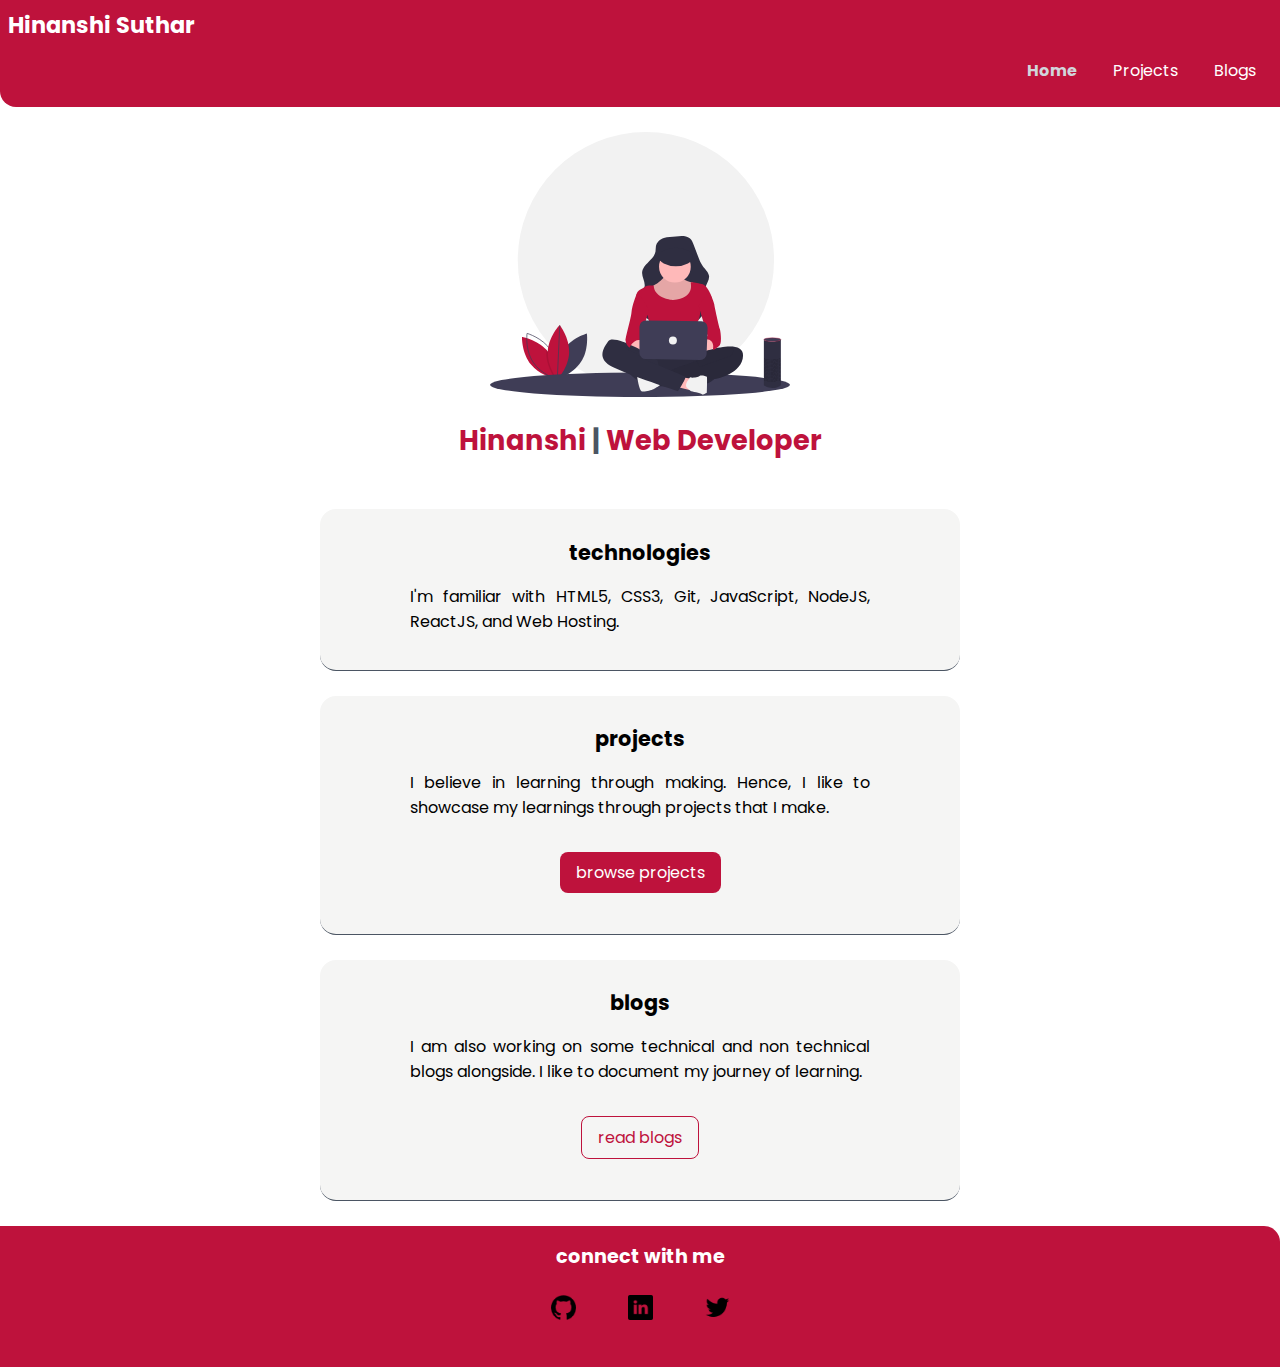
<file: index.html>
<!DOCTYPE html>
<html lang="en">
<head>
    <meta charset="UTF-8">
    <meta http-equiv="X-UA-Compatible" content="IE=edge">
    <meta name="viewport" content="width=device-width, initial-scale=1.0">
    <title>Home | Hinanshi Suthar</title>
    <link rel="stylesheet" href="/styles.css">
    <link rel="icon" type="image/png" sizes="16x16" href="images/favicon-16x16.png">   
</head>
<body>
    <nav class="navigation container">
        <div class="nav-brand">Hinanshi Suthar</div>
        <ul class="unordered">
            <li class="list-item-inline">
                <a class="list-links link-active" href="/">Home</a>
            </li>
            <li class="list-item-inline">
                <a class="list-links" href="projects.html">Projects</a>
            </li>
            <li class="list-item-inline">
                <a class="list-links" href="blogs.html">Blogs</a>
            </li>
        </ul>
    </nav>

    <header class="hero">
        <img class="hero-img" src="images/main-image.svg" alt="" height="300" width="300">
        <h2 class="hero-heading"><span style="color: var(--primary-color)">Hinanshi</span> | <span style="color: var(--primary-color)"> Web Developer</span></h2>
    </header>

    <section class="section bg-section">
        <div class="con center-container">
            <h1>technologies</h1>
            <p class="para">I'm familiar with HTML5, CSS3, Git, JavaScript, NodeJS, ReactJS, and Web Hosting.</p>
        </div>
    </section>
<br>
    <section class="section bg-section">
        <div class="con center-container">
            <h1>projects</h1>
            <p class="para">I believe in learning through making. Hence, I like to showcase my learnings through projects that I make.</p>
        </div>
        <div class="link-container">
            <a class="link link-primary" href="projects.html">browse projects</a>
        </div>
    </section>
<br>
    <section class="section bg-section">
        <div class="con center-container">
            <h1>blogs</h1>
            <p class="para">I am also working on some technical and non technical blogs alongside. I like to document my journey of learning.</p>
        </div>
        <div class="link-container">
            <a class="link link-secondary" href="blogs.html">read blogs</a>
        </div>
    </section>
    <br>
    <footer class="footer">
        <div class="footer-header">connect with me</div>
        <ul class="social-links no-bullet">
            <li class="list-item-inline"><a class="link link-social" href="https://github.com/hinanshisuthar" target="_blank"><img src="images/github (1).png" alt="" class="img"></a></li>
            <li class="list-item-inline"><a class="link link-social" href="https://www.linkedin.com/in/hinanshi-suthar-7128201b0/" target="_blank"><img src="images/linkedin (3).png" alt="" class="img"></a></li>
            <li class="list-item-inline"><a class="link link-social" href="https://twitter.com/hinanshi04" target="_blank"><img src="images/twitter (2).png" alt="" class="img"></a></li>
        </ul>
    </footer>
</body>
</html>
</file>
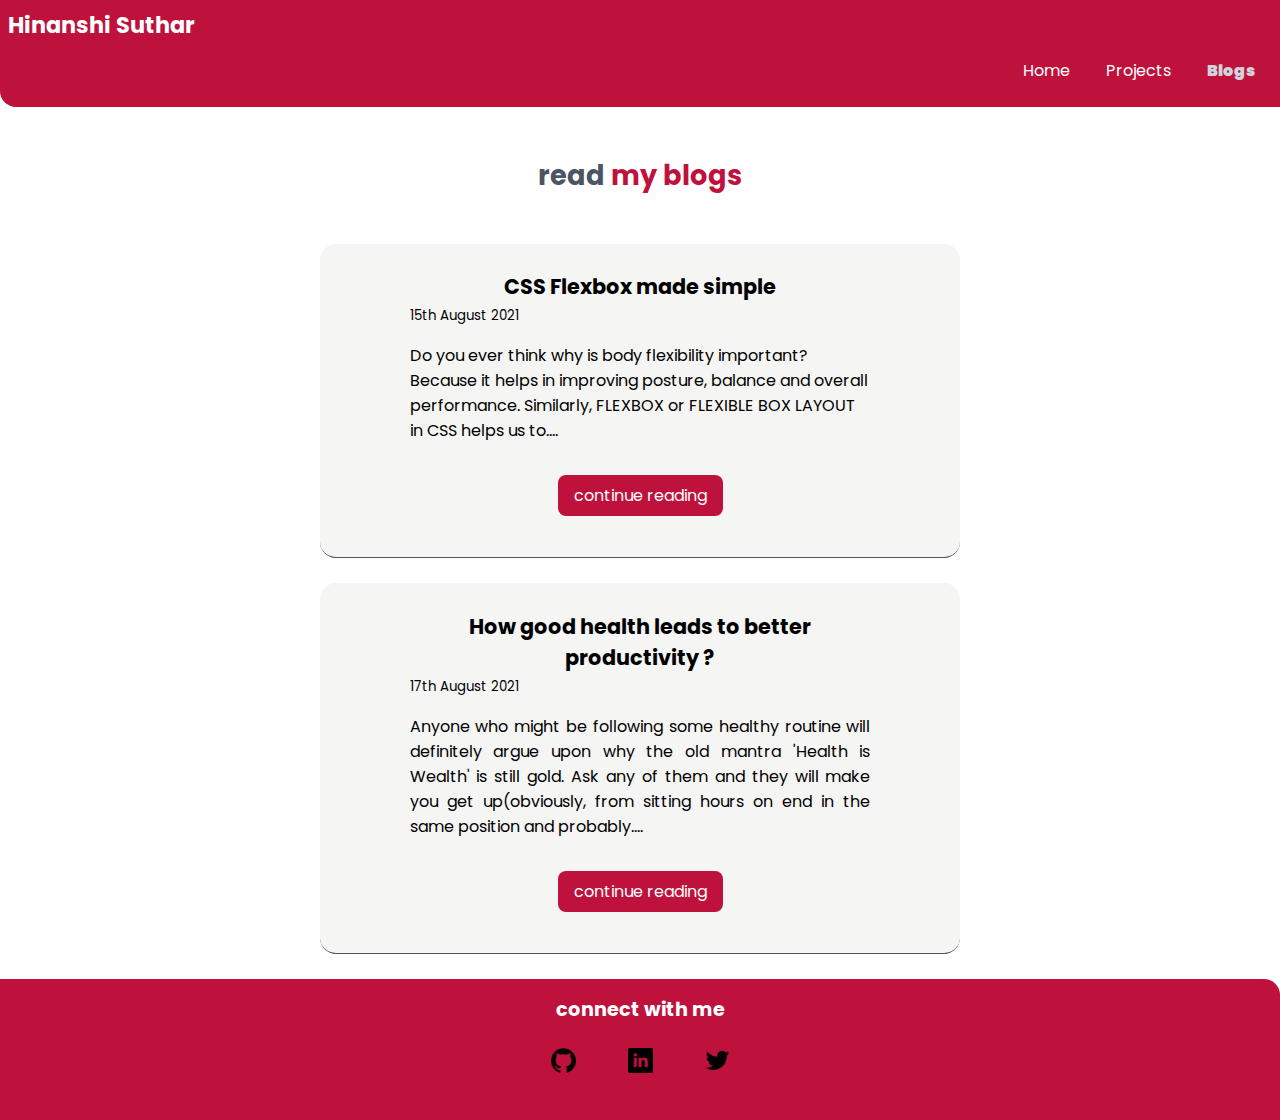
<file: blogs.html>
<!DOCTYPE html>
<html lang="en">
<head>
    <meta charset="UTF-8">
    <meta http-equiv="X-UA-Compatible" content="IE=edge">
    <meta name="viewport" content="width=device-width, initial-scale=1.0">
    <title>Blogs | Hinanshi Suthar</title>
    <link rel="stylesheet" href="styles.css">
    <link rel="icon" type="image/png" sizes="32x32" href="images/favicon-16x16.png"> 
</head>
<body>
    <nav class="navigation container">
        <div class="nav-brand">Hinanshi Suthar</div>
        <ul class="unordered">
            <li class="list-item-inline">
                <a class="list-links" href="index.html">Home</a>
            </li>
            <li class="list-item-inline">
                <a class="list-links" href="projects.html">Projects</a>
            </li>
            <li class="list-item-inline link-active">
                <a class="list-links link-active" href="blogs.html">Blogs</a>
            </li>
        </ul>
    </nav>

    <header class="hero">
        <h2 class="hero-heading">read<span style="color: var(--primary-color)"> my blogs</span></h2>
    </header>

    <section class="section bg-section">
        <div class="con center-container">
            <h1>CSS Flexbox made simple</h1>
            <small class="date">15th August 2021</small>
            <p class="=para">Do you ever think why is body flexibility important? Because it helps in improving posture, balance and overall performance. Similarly, FLEXBOX or FLEXIBLE BOX LAYOUT in CSS helps us to....</p>
        </div>
        <div class="link-container">
            <a class="link link-primary no-bullet" href="https://dev.to/hinanshis4/css-flexbox-made-simple-n87" target="_blank">continue reading</a>
        </div>
        </section>

    <br>

    <section class="section bg-section">
        <div class="con center-container">
            <h1>How good health leads to better productivity ?</h1>
            <small class="date">17th August 2021</small>
            <p class="para">Anyone who might be following some healthy routine will definitely argue upon why the old mantra 'Health is Wealth' is still gold. Ask any of them and they will make you get up(obviously, from sitting hours on end in the same position and probably....</p>
        </div>
        <div class="link-container">
            <a class="link link-primary no-bullet" href="https://dev.to/hinanshis4/how-good-health-leads-to-better-productivity-4nj9" target="_blank">continue reading</a>
        </div> 
    </section>
<br>
<footer class="footer">
    <div class="footer-header">connect with me</div>
    <ul class="social-links no-bullet">
        <li class="list-item-inline"><a class="link link-social" href="https://github.com/hinanshisuthar" target="_blank"><img src="images/github (1).png" alt="" class="img"></a></li>
        <li class="list-item-inline"><a class="link link-social" href="https://www.linkedin.com/in/hinanshi-suthar-7128201b0/" target="_blank"><img src="images/linkedin (3).png" alt="" class="img"></a></li>
        <li class="list-item-inline"><a class="link link-social" href="https://twitter.com/hinanshi04" target="_blank"><img src="images/twitter (2).png" alt="" class="img"></a></li>
    </ul>
</footer>
    
</body>
</html>
</file>
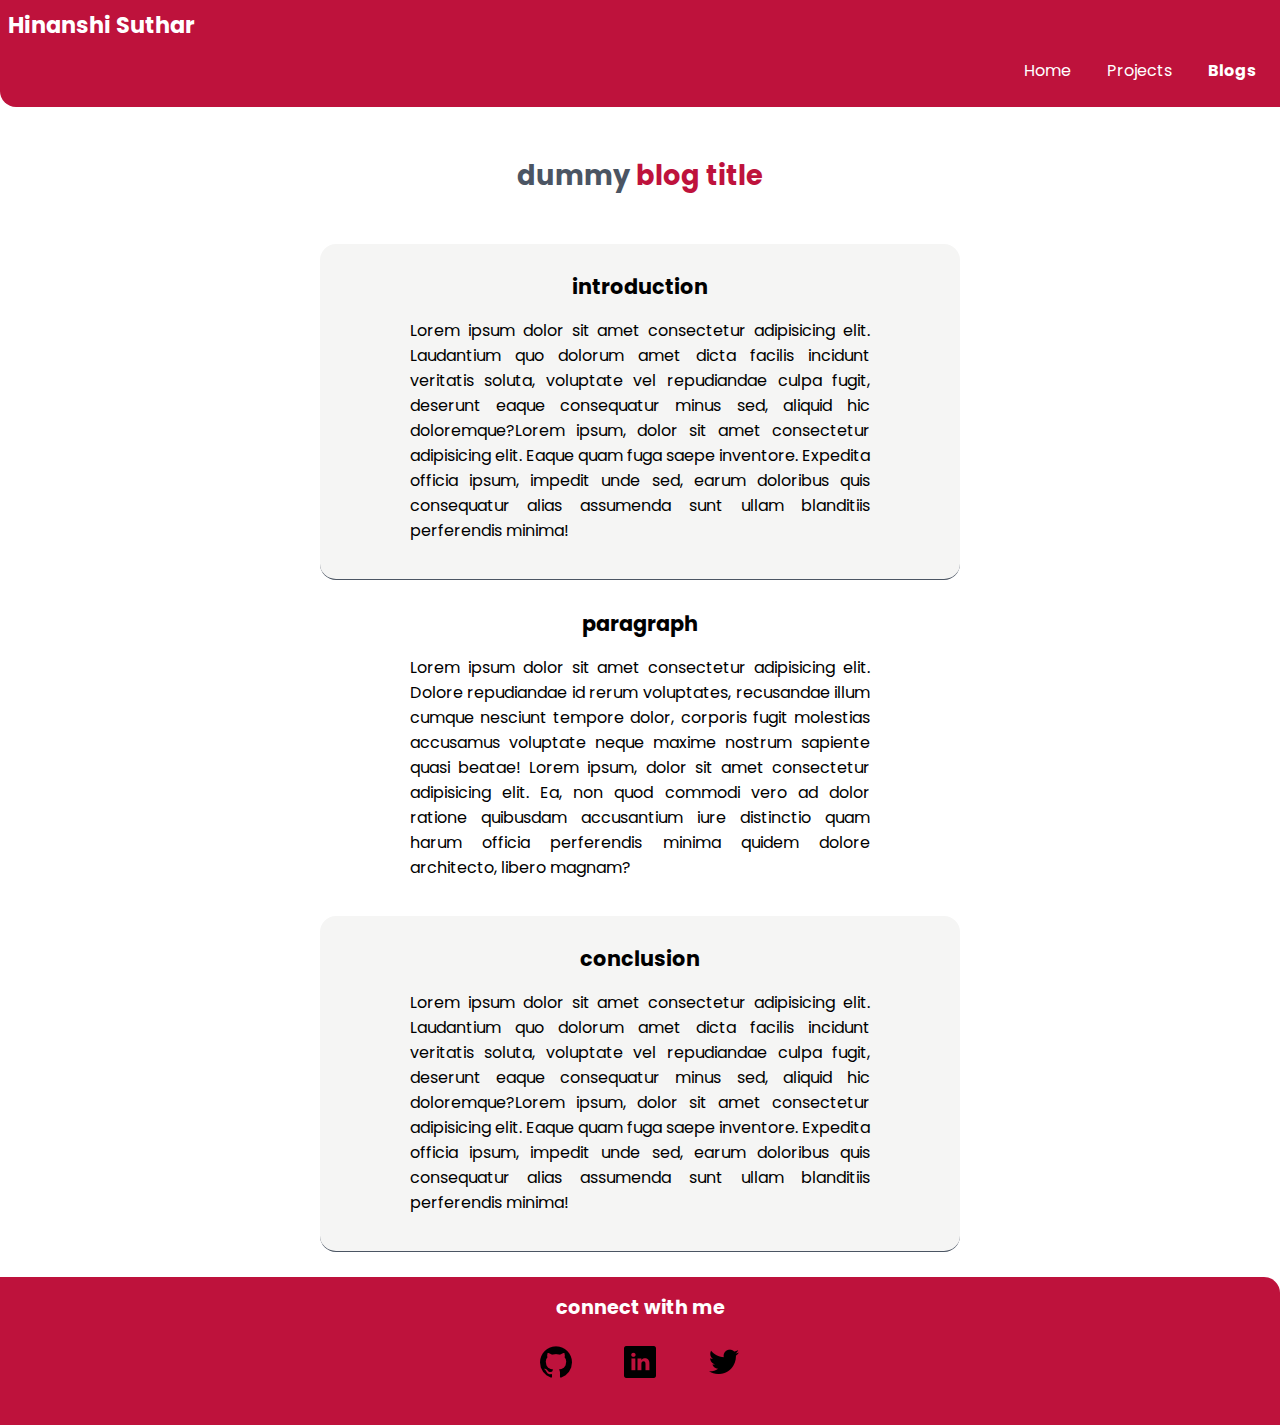
<file: firstblog.html>
<!DOCTYPE html>
<html lang="en">
<head>
    <meta charset="UTF-8">
    <meta http-equiv="X-UA-Compatible" content="IE=edge">
    <meta name="viewport" content="width=device-width, initial-scale=1.0">
    <title>firstblog | Hinanshi Suthar</title>
    <link rel="stylesheet" href="styles.css">
    <link rel="icon" type="image/png" sizes="32x32" href="images/favicon-16x16.png"> 
</head>
<body>
    <nav class="navigation container">
        <div class="nav-brand">Hinanshi Suthar</div>
        <ul class="unordered">
            <li class="list-item-inline">
                <a class="list-links" href="/">Home</a>
            </li>
            <li class="list-item-inline">
                <a class="list-links" href="projects.html">Projects</a>
            </li>
            <li class="list-item-inline  link-active">
                <a class="list-links" href="blogs.html">Blogs</a>
            </li>
        </ul>
    </nav>

    <header class="hero">
        <h2 class="hero-heading">dummy <span style="color: var(--primary-color)"> blog title</span></h2>
    </header>

    <section class="section bg-section">
        <div class="con center-container">
            <h1>introduction</h1>
            <p class="para">Lorem ipsum dolor sit amet consectetur adipisicing elit. Laudantium quo dolorum amet dicta facilis incidunt veritatis soluta, voluptate vel repudiandae culpa fugit, deserunt eaque consequatur minus sed, aliquid hic doloremque?Lorem ipsum, dolor sit amet consectetur adipisicing elit. Eaque quam fuga saepe inventore. Expedita officia ipsum, impedit unde sed, earum doloribus quis consequatur alias assumenda sunt ullam blanditiis perferendis minima!</p>
        </div>
    </section>

    <section class="section">
        <div class="con center-container">
            <h1>paragraph</h1>
            <p class="para">Lorem ipsum dolor sit amet consectetur adipisicing elit. Dolore repudiandae id rerum voluptates, recusandae illum cumque nesciunt tempore dolor, corporis fugit molestias accusamus voluptate neque maxime nostrum sapiente quasi beatae! Lorem ipsum, dolor sit amet consectetur adipisicing elit. Ea, non quod commodi vero ad dolor ratione quibusdam accusantium iure distinctio quam harum officia perferendis minima quidem dolore architecto, libero magnam?</p>
        </div>
    </section>

    <section class="section bg-section">
        <div class="con center-container">
            <h1>conclusion</h1>
            <p class="para">Lorem ipsum dolor sit amet consectetur adipisicing elit. Laudantium quo dolorum amet dicta facilis incidunt veritatis soluta, voluptate vel repudiandae culpa fugit, deserunt eaque consequatur minus sed, aliquid hic doloremque?Lorem ipsum, dolor sit amet consectetur adipisicing elit. Eaque quam fuga saepe inventore. Expedita officia ipsum, impedit unde sed, earum doloribus quis consequatur alias assumenda sunt ullam blanditiis perferendis minima!</p>
        </div>
    </section>
<br>
<footer class="footer">
    <div class="footer-header">connect with me</div>
    <ul class="social-links no-bullet">
        <li class="list-item-inline"><a class="link link-social" href="https://github.com/hinanshisuthar" target="_blank"><img src="images/github (1).png" alt=""></a></li>
        <li class="list-item-inline"><a class="link link-social" href="https://www.linkedin.com/in/hinanshi-suthar-7128201b0/" target="_blank"><img src="images/linkedin (3).png" alt=""></a></li>
        <li class="list-item-inline"><a class="link link-social" href="https://twitter.com/SutharHinanshi" target="_blank"><img src="images/twitter (2).png" alt=""></a></li>
    </ul>
</footer>
</body>
</html>
</file>
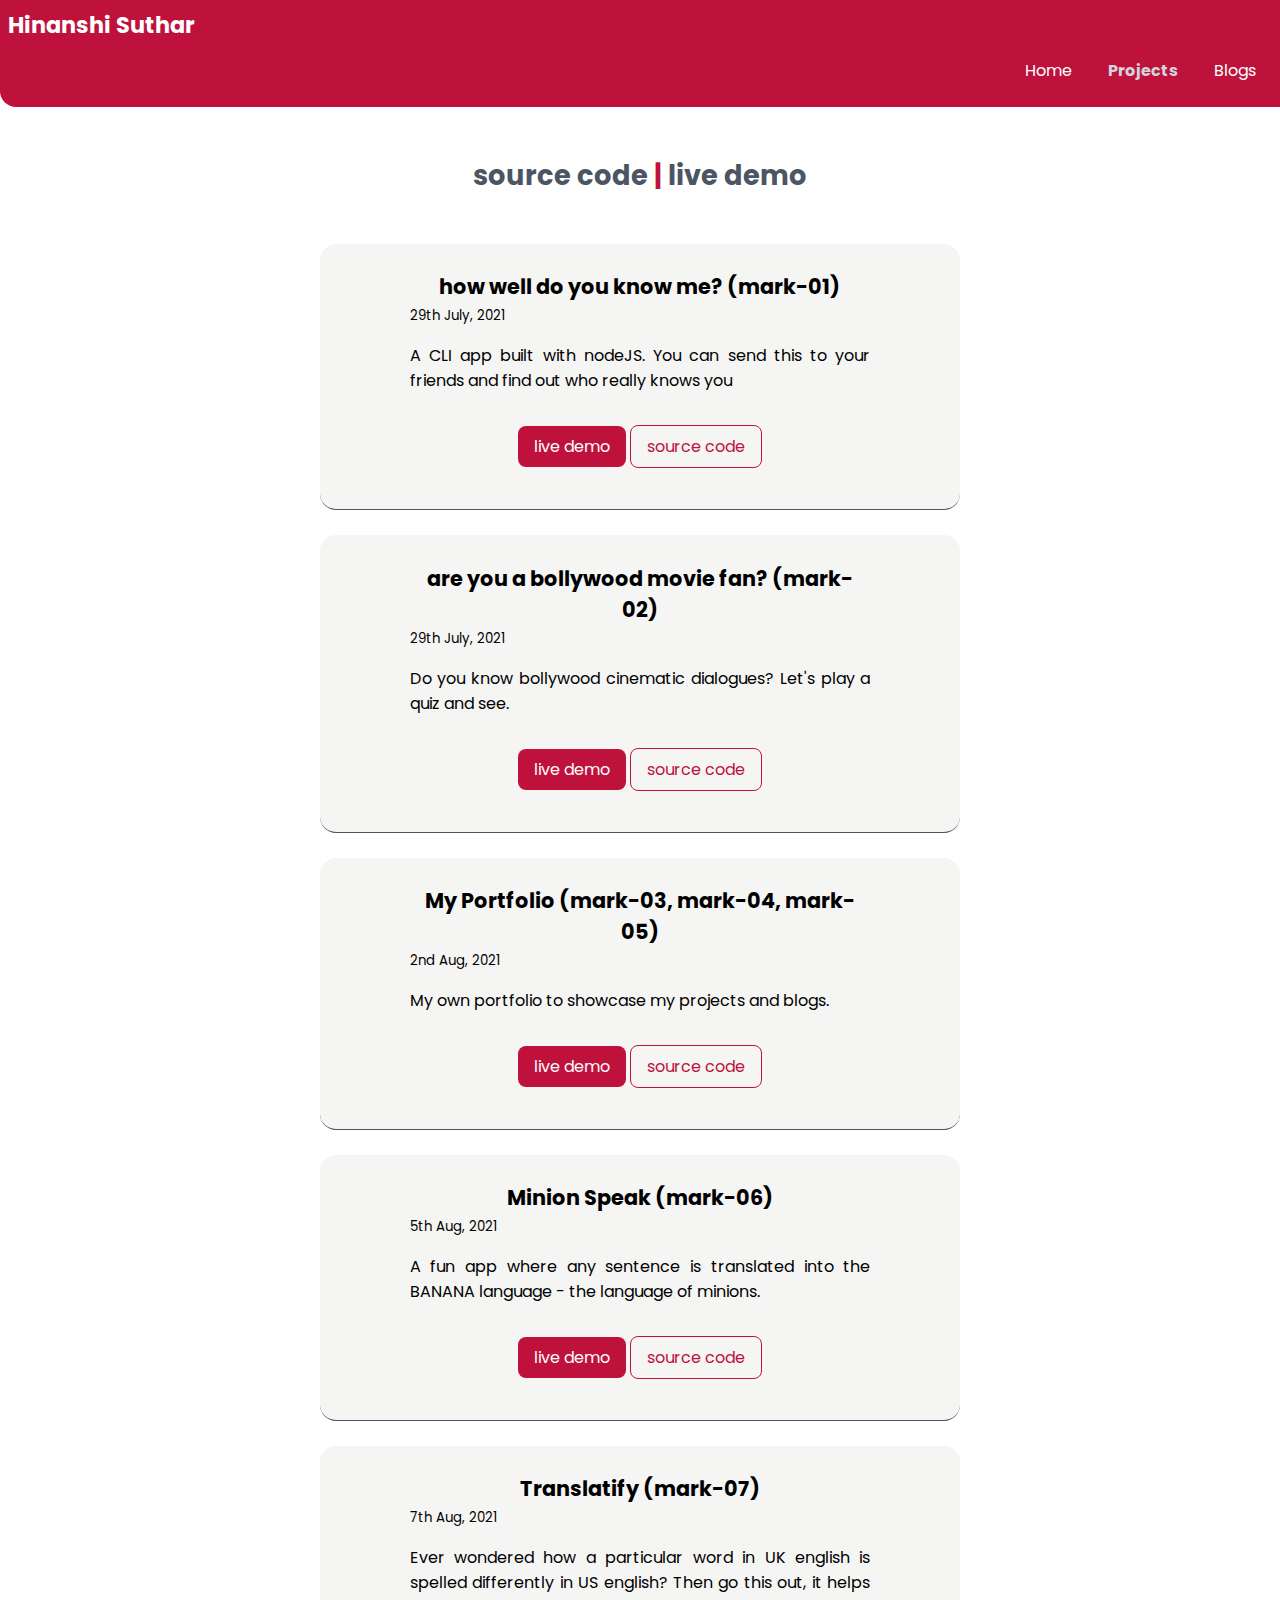
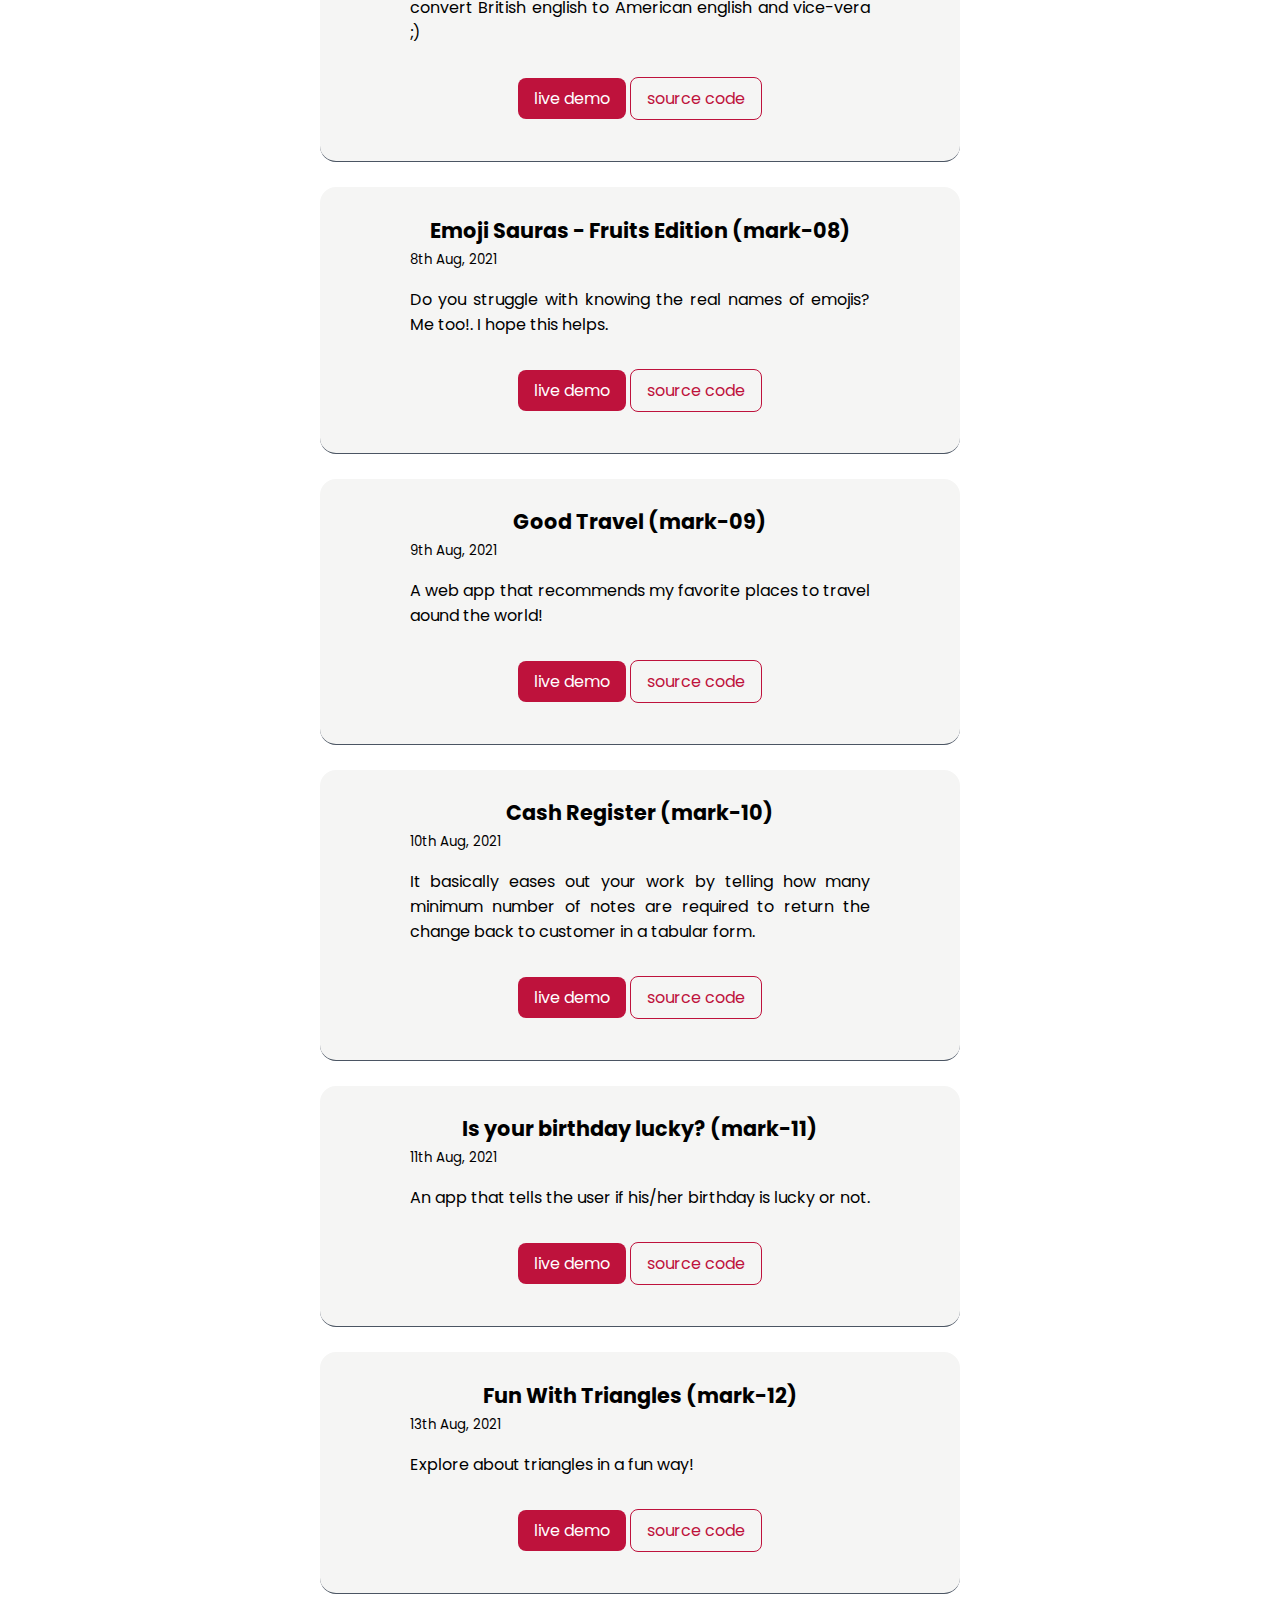
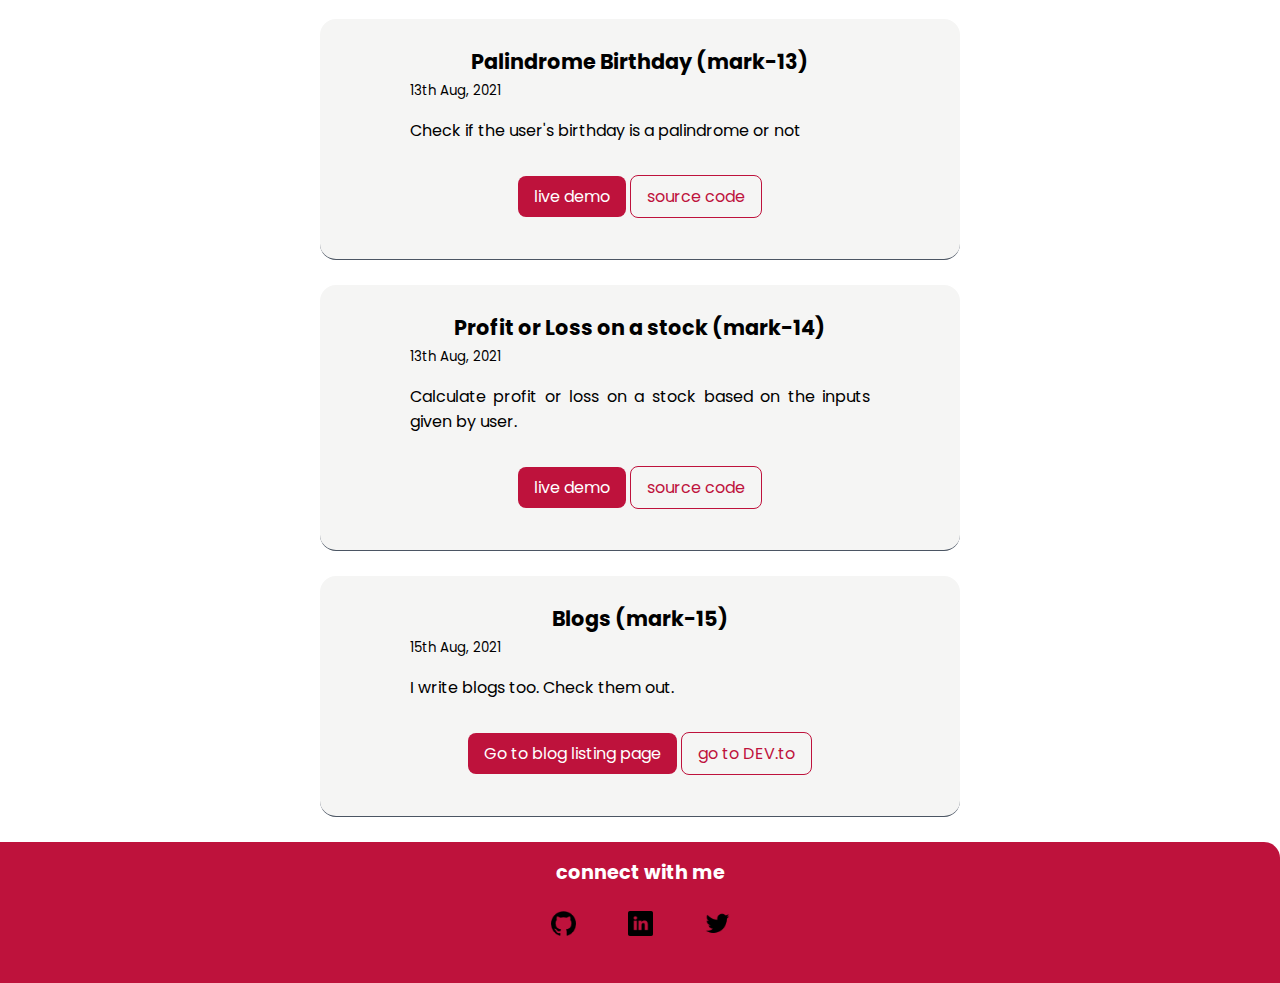
<file: projects.html>
<!DOCTYPE html>
<html lang="en">

<head>
    <meta charset="UTF-8">
    <meta http-equiv="X-UA-Compatible" content="IE=edge">
    <meta name="viewport" content="width=device-width, initial-scale=1.0">
    <title>Projects | Hinanshi Suthar</title>
    <link rel="stylesheet" href="styles.css">
    <link rel="icon" type="image/png" sizes="32x32" href="images/favicon-16x16.png">
</head>

<body>
    <nav class="navigation container">
        <div class="nav-brand">Hinanshi Suthar</div>
        <ul class="unordered">
            <li class="list-item-inline">
                <a class="list-links" href="index.html">Home</a>
            </li>
            <li class="list-item-inline">
                <a class="list-links link-active" href="projects.html">Projects</a>
            </li>
            <li class="list-item-inline">
                <a class="list-links" href="blogs.html">Blogs</a>
            </li>
        </ul>
    </nav>

    <header class="hero">
        <h2 class="hero-heading">source code<span style="color: var(--primary-color)"> | </span>live demo</h2>
    </header>

    <section class="section bg-section">
        <div class="con center-container">
            <h1>how well do you know me? (mark-01)</h1>
            <small class="date">29th July, 2021</small>
            <p class="para">A CLI app built with nodeJS. You can send this to your friends and find out who really knows
                you</p>
        </div>
        <div class="link-container">
            <a class="link link-primary no-bullet"
                href="https://replit.com/@hinanshi4/How-well-do-my-friends-know-me?embed=1&output=1" target="_blank">live demo</a>
            <a class="link link-secondary no-bullet" href="https://github.com/hinanshisuthar/hinanshi-mark-one" target="_blank">source
                code</a>
        </div>
    </section>

    <br>

    <section class="section bg-section">
        <div class="con center-container">
            <h1>are you a bollywood movie fan? (mark-02)</h1>
            <small class="date">29th July, 2021</small>
            <p class="para">Do you know bollywood cinematic dialogues? Let's play a quiz and see.</p>
        </div>
        <div class="link-container">
            <a class="link link-primary no-bullet"
                href="https://replit.com/@hinanshi4/Bollywood-Quiz?embed=1&output=1#index.js" target="_blank">live demo</a>
            <a class="link link-secondary no-bullet" href="https://github.com/hinanshisuthar/hinanshi-mark-two" target="_blank">source
                code</a>
        </div>
    </section>
    <br>

    <section class="section bg-section">
        <div class="con center-container">
            <h1>My Portfolio (mark-03, mark-04, mark-05)</h1>
            <small class="date">2nd Aug, 2021</small>
            <p class="para">My own portfolio to showcase my projects and blogs.</p>
        </div>
        <div class="link-container">
            <a class="link link-primary no-bullet" href="https://hinanshisuthar.netlify.app/" target="_blank">live demo</a>
            <a class="link link-secondary no-bullet" href="https://github.com/hinanshisuthar/my-portfolio" target="_blank">source
                code</a>
        </div>
    </section>
    <br>

    <section class="section bg-section">
        <div class="con center-container">
            <h1>Minion Speak (mark-06)</h1>
            <small class="date">5th Aug, 2021</small>
            <p class="para">A fun app where any sentence is translated into the BANANA language - the language of minions.</p>
        </div>
        <div class="link-container">
            <a class="link link-primary no-bullet" href="https://bananaa-speakk.netlify.app" target="_blank">live demo</a>
            <a class="link link-secondary no-bullet" href="https://github.com/hinanshisuthar/banana-speak" target="_blank">source
                code</a>
        </div>
    </section>
    <br>

    <section class="section bg-section">
        <div class="con center-container">
            <h1>Translatify (mark-07)</h1>
            <small class="date">7th Aug, 2021</small>
            <p class="para">Ever wondered how a particular word in UK english is spelled differently in US english? Then go this out, it helps convert British english to American english and vice-vera ;)</p>
        </div>
        <div class="link-container">
            <a class="link link-primary no-bullet" href="https://translatify.netlify.app" target="_blank">live demo</a>
            <a class="link link-secondary no-bullet"
                href="https://github.com/hinanshisuthar/US-UK-english-language-translator" target="_blank">source code</a>
        </div>
    </section>
    <br>

    <section class="section bg-section">
        <div class="con center-container">
            <h1>Emoji Sauras - Fruits Edition (mark-08)</h1>
            <small class="date">8th Aug, 2021</small>
            <p class="para">Do you struggle with knowing the real names of emojis? Me too!. I hope this helps.</p>
        </div>
        <div class="link-container">
            <a class="link link-primary no-bullet" href="https://qz8r2.csb.app/" target="_blank">live demo</a>
            <a class="link link-secondary no-bullet" href="https://github.com/hinanshisuthar/EmojiSaurus" target="_blank">source
                code</a>
        </div>
    </section>
    <br>

    <section class="section bg-section">
        <div class="con center-container">
            <h1>Good Travel (mark-09)</h1>
            <small class="date">9th Aug, 2021</small>
            <p class="para">A web app that recommends my favorite places to travel aound the world!</p>
        </div>
        <div class="link-container">
            <a class="link link-primary no-bullet" href="https://1tx91.csb.app/" target="_blank">live demo</a>
            <a class="link link-secondary no-bullet" href="https://github.com/hinanshisuthar/goodTravel" target="_blank">source
                code</a>
        </div>
    </section>
    <br>

    <section class="section bg-section">
        <div class="con center-container">
            <h1>Cash Register (mark-10)</h1>
            <small class="date">10th Aug, 2021</small>
            <p class="para">It basically eases out your work by telling how many minimum number of notes are required to return the change back to customer in a tabular form.</p>
        </div>
        <div class="link-container">
            <a class="link link-primary no-bullet" href="https://cash-register-manager-hinanshi.netlify.app" target="_blank">live
                demo</a>
            <a class="link link-secondary no-bullet"
                href="https://github.com/hinanshisuthar/cash-register-manager" target="_blank">source code</a>
        </div>
    </section>
    <br>

    <section class="section bg-section">
        <div class="con center-container">
            <h1>Is your birthday lucky? (mark-11)</h1>
            <small class="date">11th Aug, 2021</small>
            <p class="para">An app that tells the user if his/her birthday is lucky or not.</p>
        </div>
        <div class="link-container">
            <a class="link link-primary no-bullet" href="https://birthdaybounce.netlify.app" target="_blank">live demo</a>
            <a class="link link-secondary no-bullet"
                href="https://github.com/hinanshisuthar/is-your-birthday-lucky" target="_blank">source code</a>
        </div>
    </section>
    <br>

    <section class="section bg-section">
        <div class="con center-container">
            <h1>Fun With Triangles (mark-12)</h1>
            <small class="date">13th Aug, 2021</small>
            <p class="para">Explore about triangles in a fun way!</p>
        </div>
        <div class="link-container">
            <a class="link link-primary no-bullet" href="https://hello-triangles.netlify.app/" target="_blank">live demo</a>
            <a class="link link-secondary no-bullet" href="https://github.com/hinanshisuthar/Fun-With-Triangles" target="_blank">source
                code</a>
        </div>
    </section>
    <br>

    <section class="section bg-section">
    <div class="con center-container">
        <h1>Palindrome Birthday (mark-13)</h1>
        <small class="date">13th Aug, 2021</small>
        <p class="para">Check if the user's birthday is a palindrome or not</p>
    </div>
    <div class="link-container">
        <a class="link link-primary no-bullet" href="https://palindromebirthdaycheck.netlify.app/" target="_blank">live demo</a>
        <a class="link link-secondary no-bullet" href="https://github.com/hinanshisuthar/panlindrome-birthday" target="_blank">source
            code</a>
    </div>
</section>
<br>

    <section class="section bg-section">
        <div class="con center-container">
            <h1>Profit or Loss on a stock (mark-14)</h1>
            <small class="date">13th Aug, 2021</small>
            <p class="para">Calculate profit or loss on a stock based on the inputs given by user.</p>
        </div>
        <div class="link-container">
            <a class="link link-primary no-bullet" href="https://profit-loss-calc.netlify.app/" target="_blank">live demo</a>
            <a class="link link-secondary no-bullet"
                href="https://github.com/hinanshisuthar/profit-loss-calculator" target="_blank">source code</a>
        </div>
    </section>
    <br>

    <section class="section bg-section">
        <div class="con center-container">
            <h1>Blogs (mark-15)</h1>
            <small class="date">15th Aug, 2021</small>
            <p class="para">I write blogs too. Check them out.</p>
        </div>
        <div class="link-container">
            <a class="link link-primary no-bullet" href="blogs.html" target="_blank">Go to blog listing page</a>
            <a class="link link-secondary no-bullet" href="https://dev.to/hinanshis4" target="_blank">go to DEV.to</a>
        </div>
    </section>
    <br>

    <footer class="footer">
        <div class="footer-header">connect with me</div>
        <ul class="social-links no-bullet">
            <li class="list-item-inline"><a class="link link-social" href="https://github.com/hinanshisuthar" target="_blank"><img src="images/github (1).png" alt="" class="img"></a></li>
            <li class="list-item-inline"><a class="link link-social" href="https://www.linkedin.com/in/hinanshi-suthar-7128201b0/" target="_blank"><img src="images/linkedin (3).png" alt="" class="img"></a></li>
            <li class="list-item-inline"><a class="link link-social" href="https://twitter.com/hinanshi04" target="_blank"><img src="images/twitter (2).png" alt="" class="img"></a></li>
        </ul>
    </footer>
</body>

</html>
</file>
<file: styles.css>
@import url('https://fonts.googleapis.com/css2?family=Lato:wght@300&family=Open+Sans&family=Poppins&display=swap');

:root {
    --primary-color: #BE123C;
    --grey-color: #4B5563;
    --off-white: #FFF7ED;
    --option-one: #F5F5F4;
}

html {
    overflow: scroll;
    overflow-x: hidden;
}

::-webkit-scrollbar {
    width: 0;
    /* Remove scrollbar space */
    background: transparent;
    /* Optional: just make scrollbar invisible */
}


body {
    font-family: 'Poppins', sans-serif;
    margin: 0px 0px;
    max-width: 100%;
    height: auto;
}

.con {
    padding-left: 1rem;
    padding-right: 1rem;
}

.center-container {
    max-width: 80%;
    margin: auto;
}

.link {
    text-decoration: none;
    padding: 0.5rem 1rem;
}

.link-primary {
    background-color: var(--primary-color);
    border-radius: 0.5rem;
    color: white;
    display: inline-block;
    margin-bottom: 5px;
}

.link-secondary {
    color: var(--primary-color);
    border-radius: 0.5rem;
    border: 1px solid var(--primary-color);
    display: inline-block;
    margin-bottom: 5px;
}

hr {
    margin: 2rem 0rem;
}

.no-bullet {
    list-style: none;
}

.list-item-inline {
    display: inline-flex;

}

.navigation {
    background-color: var(--primary-color);
    color: white;
    padding: 0.5rem;
    border-bottom-left-radius: 1rem;
    max-width: 100%;
    height: auto;
    overflow: hidden;
    flex-direction: row;
}

.list-links {
    color: white;
    text-decoration: none;
    padding: 1rem;
}

.navigation a{
    float: right;
}

header {
    display: inline;
}

.unordered {
    text-align: right;
    margin: 0;
    padding-inline-start: 0px;
}

.navigation .nav-brand {
    font-weight: bold;
    font-size: 1.4rem;
}

.navigation .link-active {
    font-weight: bolder;
    color: #D1D5DB;
}

.hero {
    padding: 2rem;
}

.hero .hero-img {
    max-width: 100%;
    height: auto;
    align-self: center;
    display: block;
    margin: auto;
}

.hero .hero-heading {
    color: var(--grey-color);
    text-align: center;
    font-size: 1.7rem;
}

.section {
    padding-top: 10px;
    padding-bottom: 20px;
    padding-left: 32px;
    padding-right: 32px;
    width: 45%;
    margin: auto;
    border-radius: 1rem;
}

/* .section-one{
    border: solid #D1D5DB 1px;
    border-color:#9CA3AF;
} */

.section h1 {
    text-align: center;
    font-weight: bold;
    font-size: 1.3rem;
}

.bg-section {
    background-color: var(--option-one);
    border-bottom: #4B5563 solid 1px;
}

.footer {
    background-color: var(--primary-color);
    margin: auto;
    padding: 1rem;
    text-align: center;
    color: white;
    border-top-right-radius: 1rem;
    max-width: 100%;
    height: auto;
}

.footer .link {
    color: white;
    padding: 1.5rem;
}

.footer .footer-header {
    font-weight: bold;
    font-size: 1.2rem;
    text-align: inherit;
}

.footer ul {
    padding-inline-start: 0px;
}

.para {
    text-align: justify;
}

.link-container {
    text-align: center;
    padding: 1rem;
}

.section .date {
    text-align: right;
}

:-webkit-any(article, aside, nav, section) h1 {
    margin-block-start: 0.83em;
    margin-block-end: 0em;
}

.list-links:hover {
    color: black;
}

.link-social:hover {
    filter: invert(100%);
}

.link-social {
    padding: 0.5rem;
}

.link-primary:hover {
    background-color: #E11D48;
}

.link-secondary:hover {
    background-color: #9CA3AF;
    color: black;
    border-color: #9CA3AF;
}

.social-links{
    margin: 0px auto;
}

.img{
    width: 25px;
    height: 25px;
}
</file>
